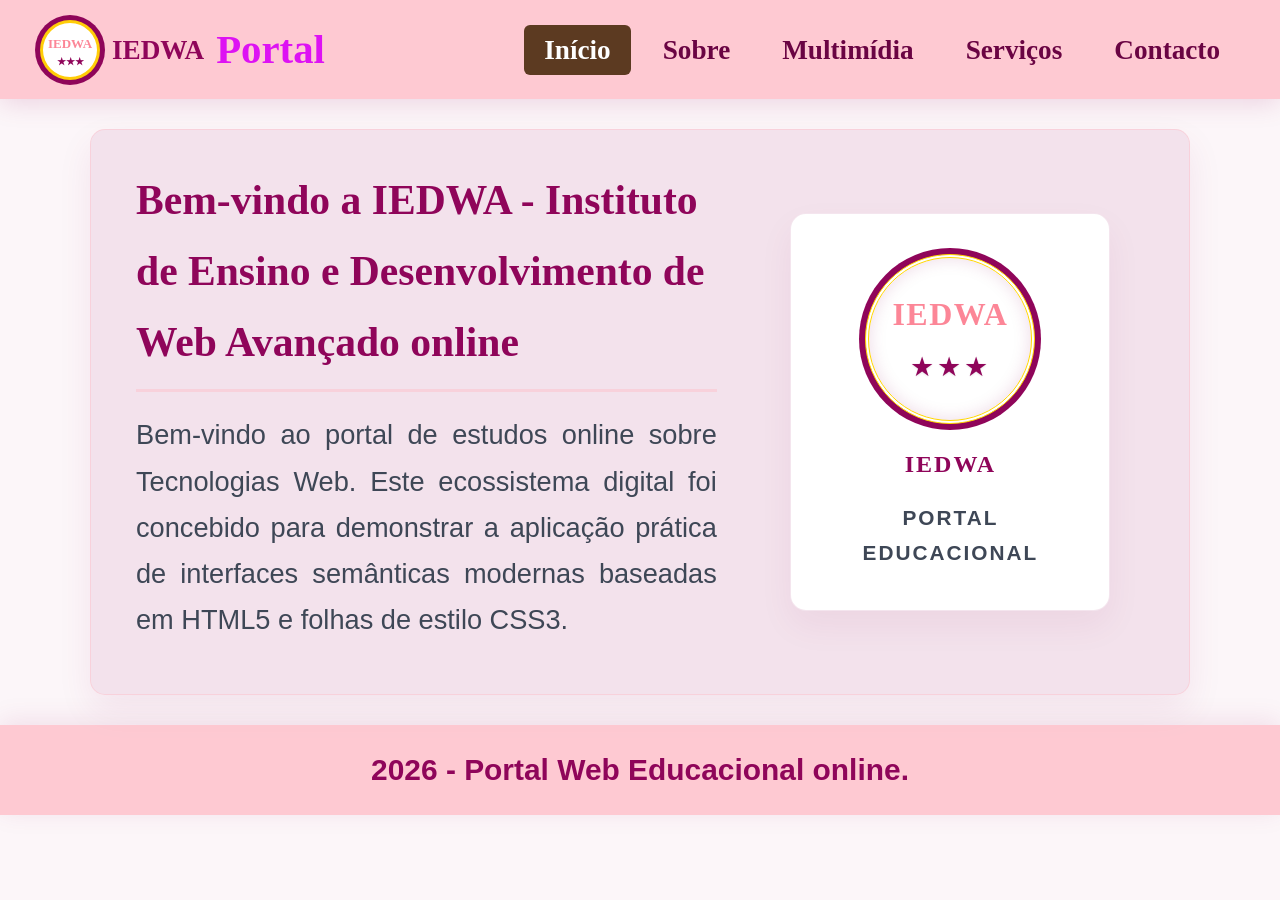
<file: index.html>
<!DOCTYPE html>
<html lang="pt-PT">
<head>
    <meta charset="UTF-8">
    <meta name="viewport" content="width=device-width, initial-scale=1.0">
    <title>Início - IEDWA Portal</title>
    <link rel="stylesheet" href="estilo.css">
</head>
<body>
    <nav>
        <a href="inicio.html" class="logo">
            <span class="badge-codigo">IEDWA
                <div class="estrelas">★★★</div>
            </span>
            IEDWA<span class="logo-destaque">Portal</span>
        </a>
        <ul>
            <li><a href="inicio.html" class="active">Início</a></li>
            <li><a href="SobreNos.html">Sobre</a></li>
            <li><a href="multimidia.html">Multimídia</a></li>
            <li><a href="servicos.html">Serviços</a></li>
            <li><a href="contacto.html">Contacto</a></li>
        </ul>
    </nav>

    <main class="container">
        <div class="grade-inicio">
            <div class="texto-inicio">
                <h1>Bem-vindo a IEDWA - Instituto de Ensino e Desenvolvimento de Web Avançado online</h1>
                <p>Bem-vindo ao portal de estudos online sobre Tecnologias Web. Este ecossistema digital foi concebido para demonstrar a aplicação prática de interfaces semânticas modernas baseadas em HTML5 e folhas de estilo CSS3.</p>
            </div>
            <div class="imagem-inicio-contentor">
                <div class="logotipo-institucional">
                    <div class="circulo-emblema">
                        <div class="simbolo-codigo">IEDWA</div>
                        <div class="estrelas-emblema">★★★</div>
                    </div>
                    <h2 style="font-size: 1.50em;">IEDWA</h2>
                    <span style="font-size: 1.30em;">Portal Educacional</span>
                </div>
            </div>
        </div>
    </main>
 <div class="rodape">
    <footer>
        <p>2026 - Portal Web Educacional online.</p>
    </footer>
    </div>
</body>
</html>
</file>
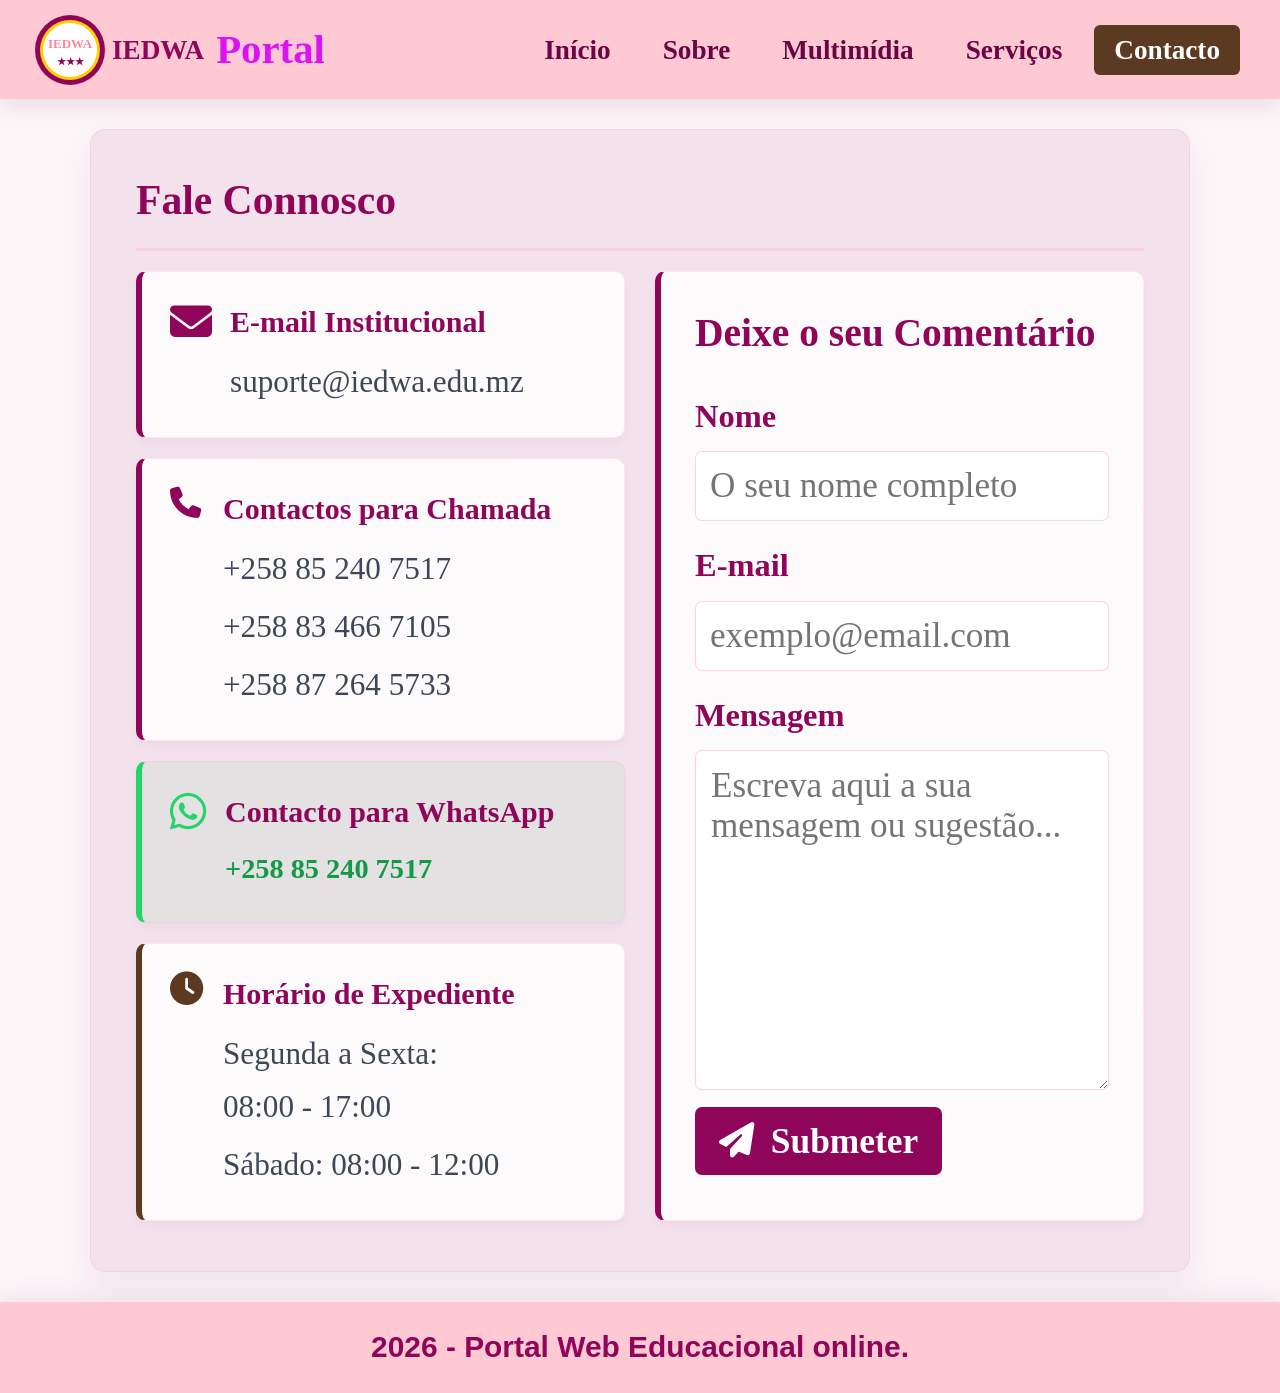
<file: contacto.html>
<!DOCTYPE html>
<html lang="pt-PT">
<head>
    <meta charset="UTF-8">
    <meta name="viewport" content="width=device-width, initial-scale=1.0">

    <title>Contacto - IEDWA</title>

    <link rel="stylesheet" href="estilo.css">

    <!-- Biblioteca de ícones Font Awesome -->
    <link rel="stylesheet"
          href="https://cdnjs.cloudflare.com/ajax/libs/font-awesome/6.5.1/css/all.min.css">
</head>

<body>

<nav>
    <a href="inicio.html" class="logo">
        <span class="badge-codigo">
            IEDWA
            <div class="estrelas">★★★</div>
        </span>

        IEDWA<span class="logo-destaque">Portal</span>
    </a>

    <ul>
        <li><a href="inicio.html">Início</a></li>
        <li><a href="SobreNos.html">Sobre</a></li>
        <li><a href="multimidia.html">Multimídia</a></li>
        <li><a href="servicos.html">Serviços</a></li>
        <li><a href="contacto.html" class="active">Contacto</a></li>
    </ul>
</nav>

<main class="container">

    <h1>Fale Connosco</h1>

    <div class="grade-contacto">

        <!-- COLUNA ESQUERDA -->
        <div class="coluna-esquerda">

            <div class="item-contacto">
                <i class="fa-solid fa-envelope icone-contacto"></i>

                <div>
                    <strong>E-mail Institucional</strong>

                    <a href="mailto:suporte@iedwa.edu.mz">
                        suporte@iedwa.edu.mz
                    </a>
                </div>
            </div>

            <div class="item-contacto chamada">
                <i class="fa-solid fa-phone icone-contacto"></i>

                <div>
                    <strong>Contactos para Chamada</strong>

                    <a href="tel:+258852407517">
                        +258 85 240 7517
                    </a>

                    <a href="tel:+258834667105">
                       +258 83 466 7105
                    </a>

                    <a href="tel:+258872645733">
                       +258 87 264 5733
                    </a>
                </div>
            </div>

            <div class="item-contacto whatsapp">
                <i class="fa-brands fa-whatsapp icone-contacto"></i>

                <div>
                    <strong>Contacto para WhatsApp</strong>

                    <a href="https://wa.me/258852407517"
                       target="_blank"
                       rel="noopener noreferrer">
                        +258 85 240 7517
                    </a>
                </div>
            </div>

            <div class="item-contacto horario">
                <i class="fa-solid fa-clock icone-contacto"></i>

                <div>
                    <strong>Horário de Expediente</strong>

                    <span>Segunda a Sexta:<br> 08:00 - 17:00</br></span>
                    <span>Sábado: 08:00 - 12:00</span>
                </div>
            </div>

        </div>

        <!-- COLUNA DIREITA -->
        <div class="coluna-direita">

            <div class="seccao-comentarios">

                <h2>Deixe o seu Comentário</h2>

                <!-- LINK DO FORMSPREE ATUALIZADO E COMPLETO AQUI -->
                <form action="https://formspree.io/f/mwlpekln"
                      method="POST"
                      class="form-comentario">

                    <div class="campo-grupo">
                        <label for="nome">Nome</label>

                        <!-- 'name' ajustado para o Formspree reconhecer o nome do remetente -->
                        <input type="text"
                               id="nome"
                               name="name"
                               placeholder="O seu nome completo"
                               required>
                    </div>

                    <div class="campo-grupo">
                        <label for="email">E-mail</label>

                        <input type="email"
                               id="email"
                               name="email"
                               placeholder="exemplo@email.com"
                               required>
                    </div>

                    <div class="campo-grupo">
                        <label for="mensagem">Mensagem</label>

                        <!-- 'name' ajustado para o Formspree reconhecer o conteúdo da mensagem -->
                        <textarea id="mensagem"
                                  name="message"
                                  rows="5"
                                  placeholder="Escreva aqui a sua mensagem ou sugestão..."
                                  required></textarea>
                    </div>

                    <!-- Assunto que aparecerá no seu e-mail -->
                    <input type="hidden"
                           name="_subject"
                           value="Nova mensagem recebida no Portal IEDWA">

                    <button type="submit" class="btn-comentar">
                        <i class="fa-solid fa-paper-plane"></i>
                        Submeter
                    </button>

                </form>

            </div>

        </div>

    </div>

</main>

 <div class="rodape">
    <footer>
        <p>2026 - Portal Web Educacional online.</p>
    </footer>
    </div>

</body>
</html>
</file>
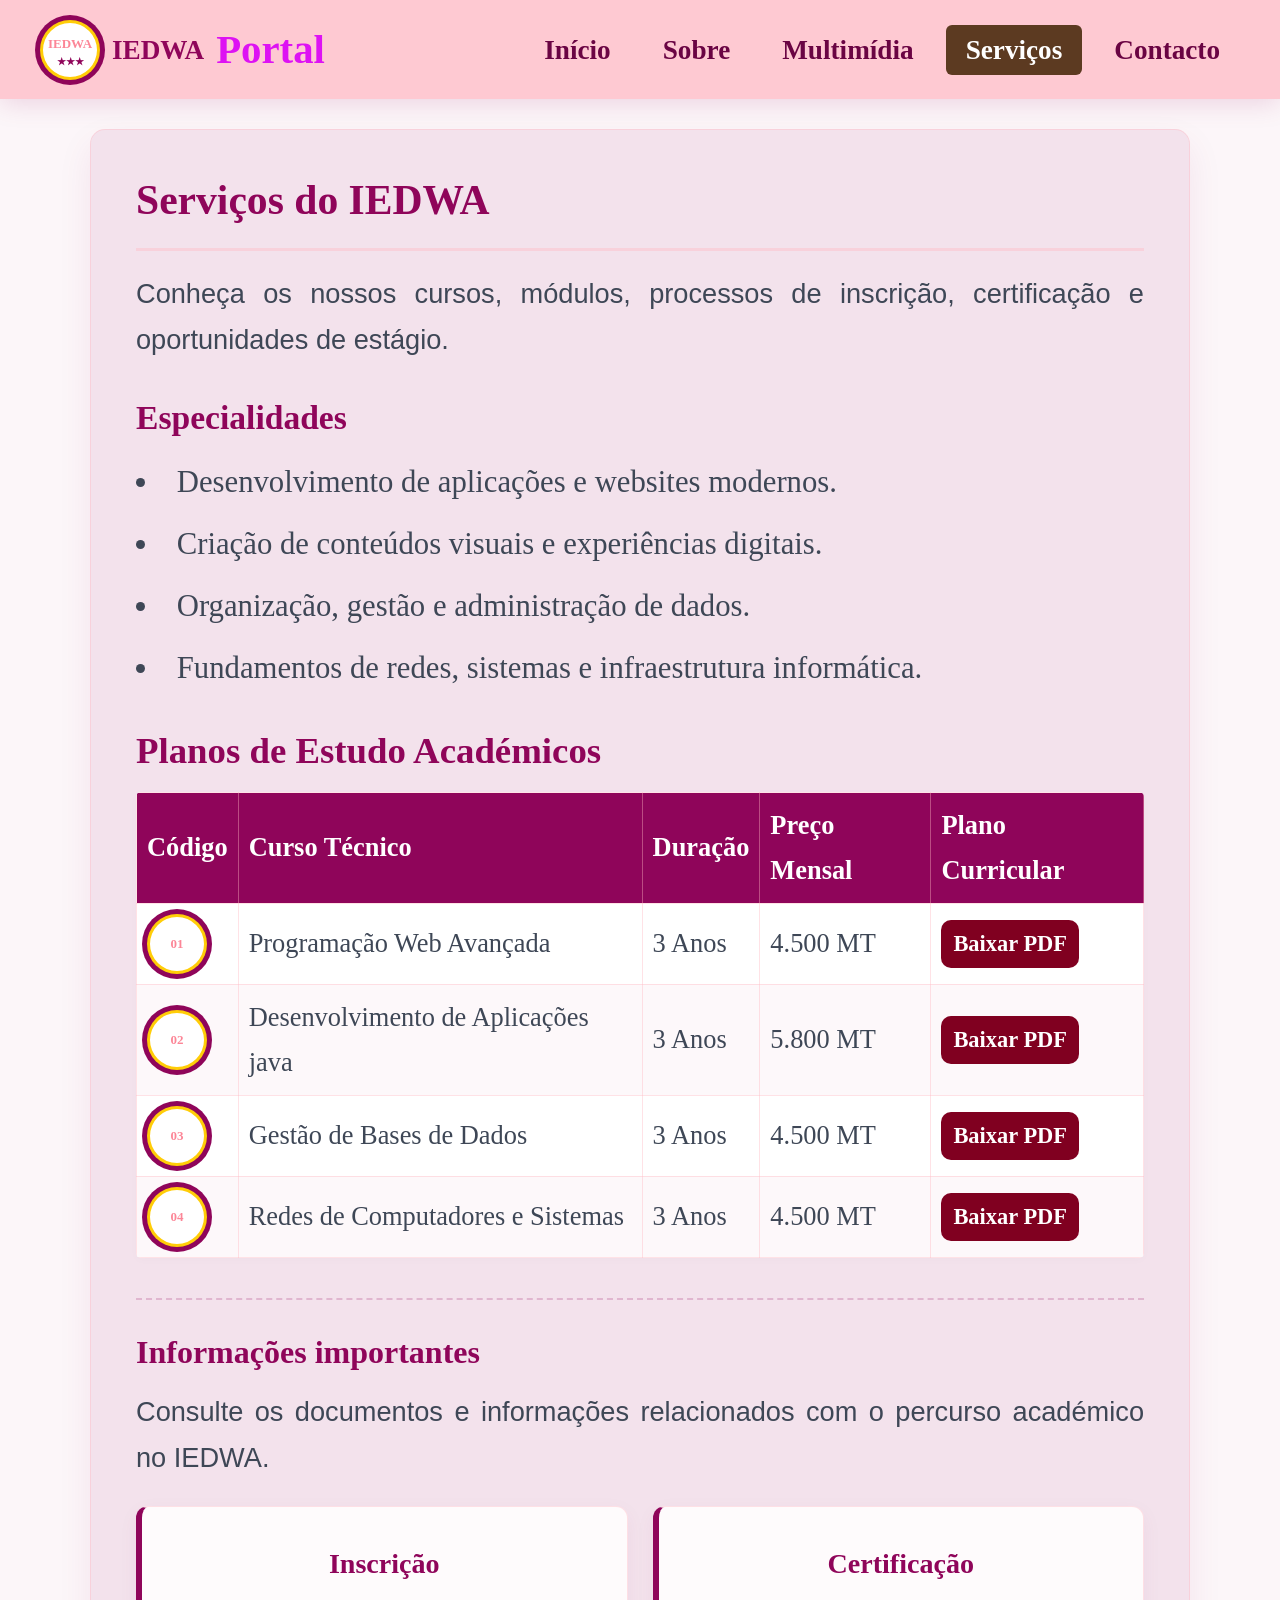
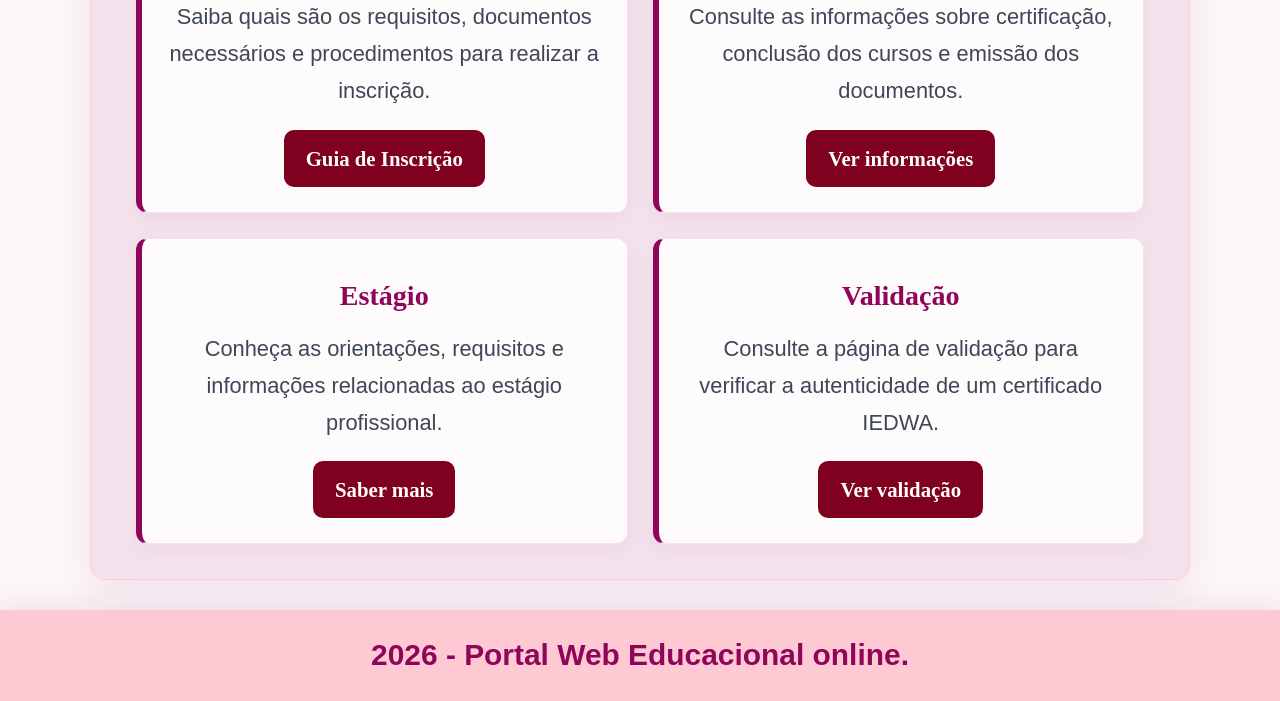
<file: servicos.html>
<!DOCTYPE html>
<html lang="pt-PT">
<head>
    <meta charset="UTF-8">
    <meta name="viewport" content="width=device-width, initial-scale=1.0">
    <title>Serviços | IEDWA Portal</title>
    <link rel="stylesheet" href="estilo.css">
</head>
<body>
    <!-- MENU DE NAVEGAÇÃO SUPERIOR -->
   <nav>
        <a href="inicio.html" class="logo">
            <span class="badge-codigo">IEDWA
                <div class="estrelas">★★★</div>
            </span>
            IEDWA<span class="logo-destaque">Portal</span>
        </a>
        <ul>
            <li><a href="inicio.html">Início</a></li>
            <li><a href="SobreNos.html">Sobre</a></li>
            <li><a href="multimidia.html">Multimídia</a></li>
            <li><a href="servicos.html" class="active">Serviços</a></li>
            <li><a href="contacto.html">Contacto</a></li>
        </ul>
    </nav>

    <!-- CONTEÚDO PRINCIPAL -->
    <main class="container pagina-servicos">
        <section class="pagina-titulo">
            <h1>Serviços do IEDWA</h1>
            <p>Conheça os nossos cursos, módulos, processos de inscrição, certificação e oportunidades de estágio.</p>
        </section>

        <!-- ESPECIALIDADES -->
        <section class="especialidades">
            <h2 style="font-size: 2.10em">Especialidades</h2>
            <div class="especialidades-grid">
                <div class="especialidade">
                    <li>Desenvolvimento de aplicações e websites modernos.</li>
                </div>
                <div class="especialidade">
                    <li>Criação de conteúdos visuais e experiências digitais.</li>
                </div>
                <div class="especialidade">
                    <li>Organização, gestão e administração de dados.</li>
                </div>
                <div class="especialidade">
                    <li>Fundamentos de redes, sistemas e infraestrutura informática.</li>
                </div>
            </div>
        </section>

        <!-- TABELA ÚNICA DE CURSOS DE 3 ANOS -->
        <section class="tabela-cursos">
            <h2 style="font-size: 2.30em">Planos de Estudo Académicos</h2>
            <div class="tabela-container">
                <table>
                    <thead>
                        <tr>
                            <th>Código</th>
                            <th>Curso Técnico</th>
                            <th>Duração</th>
                            <th>Preço Mensal</th>
                            <th>Plano Curricular</th>
                        </tr>
                    </thead>
                    <tbody>
                        <tr>
                            <td><span class="badge-codigo">01</span></td>
                            <td>Programação Web Avançada</td>
                            <td>3 Anos</td>
                            <td>4.500 MT</td>
                            <td><a href="01_Plano_Curricular_Programacao_Web_Avancada.pdf" class="btn-download" target="_blank" style="padding: 5px 12px; font-size: 0.85em; margin: 0;"> Baixar PDF</a></td>
                        </tr>
                        <tr>
                            <td><span class="badge-codigo">02</span></td>
                            <td>Desenvolvimento de Aplicações java</td>
                            <td>3 Anos</td>
                            <td>5.800 MT</td>
                            <td><a href="02_Plano_Curricular_Desenvolvimento_de_Aplicacoes_Java.pdf" class="btn-download" target="_blank" style="padding: 5px 12px; font-size: 0.85em; margin: 0;"> Baixar PDF</a></td>
                        </tr>
                        <tr>
                            <td><span class="badge-codigo">03</span></td>
                            <td>Gestão de Bases de Dados</td>
                            <td>3 Anos</td>
                            <td>4.500 MT</td>
                            <td><a href="03_Plano_Curricular_Gestao_de_Bases_de_Dados.pdf" class="btn-download" target="_blank" style="padding: 5px 12px; font-size: 0.85em; margin: 0;"> Baixar PDF</a></td>
                        </tr>
                        <tr>
                            <td><span class="badge-codigo">04</span></td>
                            <td>Redes de Computadores e Sistemas</td>
                            <td>3 Anos</td>
                            <td>4.500 MT</td>
                            <td><a href="04_Plano_Curricular_Redes_de_Computadores_e_Sistemas.pdf" class="btn-download" target="_blank" style="padding: 5px 12px; font-size: 0.85em; margin: 0;"> Baixar PDF</a></td>
                        </tr>
                    </tbody>
                </table>
            </div>
        </section>

        <!-- INSCRIÇÃO / CERTIFICAÇÃO / ESTÁGIO / VALIDAÇÃO -->
        <section class="seccao-certificacao">
            <div class="titulo-certificacao">
                <h2>Informações importantes</h2>
                <p>Consulte os documentos e informações relacionados com o percurso académico no IEDWA.</p>
            </div>
            <div class="certificacao-grid">
                <!-- INSCRIÇÃO -->
                <article class="cartao-info">
                    <div class="icone-cartao"></div>
                    <h3>Inscrição</h3>
                    <p>Saiba quais são os requisitos, documentos necessários e procedimentos para realizar a inscrição.</p>
                    <a href="01_Guia_de_Inscricao_IEDWA.pdf" class="botao-cartao" target="_blank">Guia de Inscrição</a>
                </article>

                <!-- CERTIFICAÇÃO -->
                <article class="cartao-info">
                    <div class="icone-cartao"></div>
                    <h3>Certificação</h3>
                    <p>Consulte as informações sobre certificação, conclusão dos cursos e emissão dos documentos.</p>
                    <a href="02_Guia_de_Certificacao_IEDWA.pdf" class="botao-cartao" target="_blank">Ver informações</a>
                </article>

                <!-- ESTÁGIO -->
                <article class="cartao-info">
                    <div class="icone-cartao"></div>
                    <h3>Estágio</h3>
                    <p>Conheça as orientações, requisitos e informações relacionadas ao estágio profissional.</p>
                    <a href="03_Guia_de_Estagio_IEDWA.pdf" class="botao-cartao" target="_blank">Saber mais</a>
                </article>

                <!-- VALIDAÇÃO -->
                <article class="cartao-info">
                    <div class="icone-cartao"></div>
                    <h3>Validação</h3>
                    <p>Consulte a página de validação para verificar a autenticidade de um certificado IEDWA.</p>
                    <a href="04_Guia_de_Validacao_IEDWA.pdf" class="botao-cartao" target="_blank">Ver validação</a>
                </article>
            </div>
        </section>

    </main>

    <!-- RODAPÉ -->
     <div class="rodape">
    <footer>
        <p>2026 - Portal Web Educacional online.</p>
    </footer>
    </div>
</body>
</html>
</file>
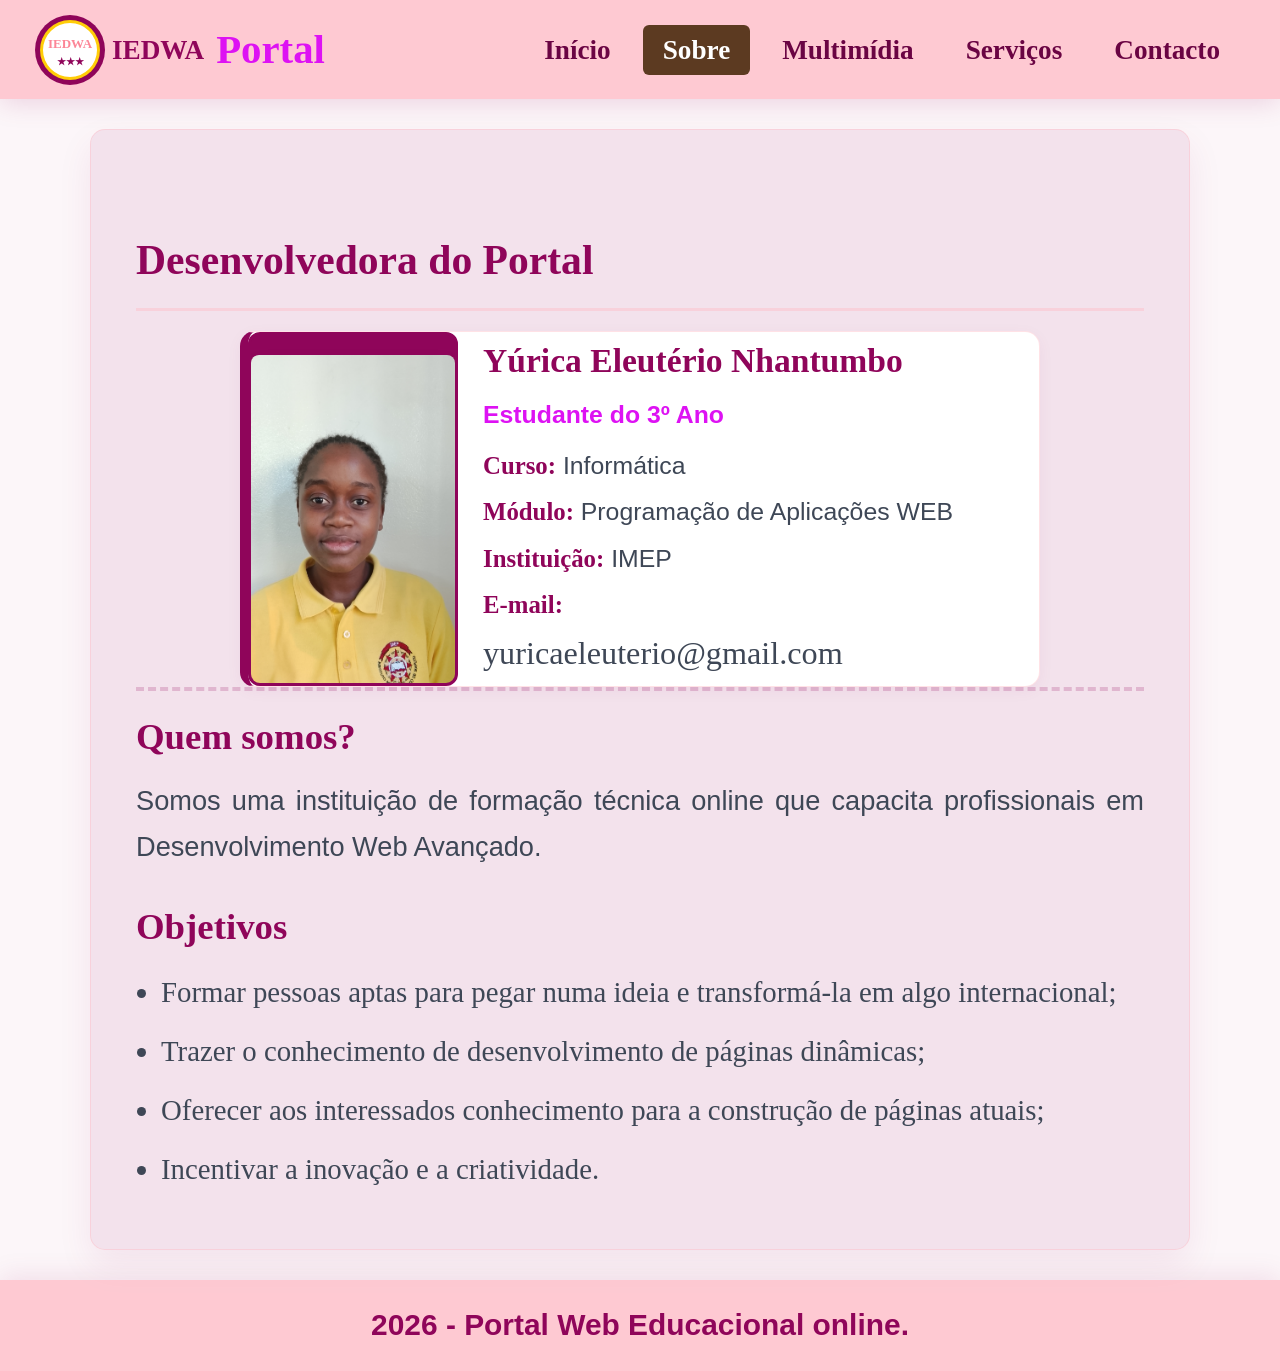
<file: SobreNos.html>
<!DOCTYPE html>
<html lang="pt-PT">
<head>
    <meta charset="UTF-8">
    <meta name="viewport" content="width=device-width, initial-scale=1.0">
    <title>Sobre - Proposta do Website</title>
    <link rel="stylesheet" href="https://cloudflare.com">
    <link rel="stylesheet" href="estilo.css">
</head>
<body>
   <nav>
        <a href="inicio.html" class="logo">
            <span class="badge-codigo">IEDWA
                <div class="estrelas">★★★</div>
            </span>
            IEDWA<span class="logo-destaque">Portal</span>
        </a>
        <ul>
            <li><a href="inicio.html">Início</a></li>
            <li><a href="SobreNos.html" class="active">Sobre</a></li>
            <li><a href="multimidia.html">Multimídia</a></li>
            <li><a href="servicos.html">Serviços</a></li>
            <li><a href="contacto.html">Contacto</a></li>
        </ul>
    </nav>

    <main class="container">
        <div class="seccao-estudante">
            <h1>Desenvolvedora do Portal</h1>
            <div class="cartao-perfil">
                <div class="foto-perfil-contentor">
                    <img src="photo1.jpg" alt="Foto" class="foto-perfil">
                </div>
                <div class="dados-estudante">
                    <h3>Yúrica Eleutério Nhantumbo</h3>
                    <p class="subtitulo-estudante"><i class="fa-solid fa-graduation-cap"></i> Estudante do 3º Ano</p>
                    <div class="detalhes-academicos">
                        <p><strong>Curso:</strong> Informática</p>
                        <p><strong>Módulo:</strong> Programação de Aplicações WEB</p>
                        <p><strong>Instituição:</strong> IMEP</p>
                        <p><strong>E-mail:</strong> <a href="mailto:yuricaeleuterio@gmail.com" class="link-acao">yuricaeleuterio@gmail.com</a></p>
                    </div>
                </div>
            </div>
        </div>

         <div class="conteudo-sobre">
            <h2 style="margin-top: 15px; font-size: 2.30em ;">Quem somos?</h2>
            <p>Somos uma instituição de formação técnica online que capacita profissionais em Desenvolvimento Web Avançado.</p>
            <h2 style=" font-size: 2.30em ;">Objetivos</h2>
            <ul>
                <li>Formar pessoas aptas para pegar numa ideia e transformá-la em algo internacional;</li>
                <li>Trazer o conhecimento de desenvolvimento de páginas dinâmicas;</li>
                <li>Oferecer aos interessados conhecimento para a construção de páginas atuais;</li>
                <li>Incentivar a inovação e a criatividade.</li>
            </ul>
        </div>

    </main>

     <div class="rodape">
    <footer>
        <p>2026 - Portal Web Educacional online.</p>
    </footer>
    </div>
</body>
</html>
</file>
<file: estilo.css>
/* ==========================================================================
   1. ESTILOS GLOBAIS E RESET
   ========================================================================== */

* {
    margin: 0;
    padding: 0;
    box-sizing: border-box;
    font-family: "Times New Roman", Times, serif;
}

body {
    background-color: #fcf6f9;
    line-height: 1.7;
    display: flex;
    flex-direction: column;
    min-height: 100vh;
    color: #3e4756;
}
.rodape {
    font-size: 1.70em;
}
/* ==========================================================================
   2. MENU DE NAVEGAÇÃO
   ========================================================================== */

nav {
    background: rgba(255, 182, 193, 0.689);
    padding: 15px 40px;
    position: sticky;
    top: 0;
    z-index: 1000;

    display: flex;
    justify-content: space-between;
    align-items: center;
    flex-wrap: wrap;

    width: 100%;
    box-shadow: 0 4px 25px rgba(143, 5, 90, 0.15);
}

nav ul {
    list-style: none;
    display: flex;
    gap: 12px;
    flex-wrap: wrap;
}

nav ul li {
    list-style: none;
}

nav ul li a {
    color: #6a0443;
    text-decoration: none;
    font-weight: 700;
    font-size: 1.70em;
    padding: 10px 20px;
    border-radius: 6px;
    transition: all 0.3s ease;
}

nav ul li a:hover,
nav ul li a.active {
    background-color: #5c3a21;
    color: #ffffff;
}

/* Logotipo do menu */

.logo {
    color: #8f055a;
    font-size: 1.70em;
    font-weight: bold;
    text-decoration: none;

    display: flex;
    align-items: center;
    gap: 12px;
}

.logo-destaque {
    color: #dd12f3;
    font-size: 1.50em;
}

.badge-codigo {
    width: 60px;
    height: 60px;
    border-radius: 50%;

    border: 3px solid #ffcc00f7;
    background-color: #ffffff;
    color: rgba(252, 134, 151, 0.995);

    font-family: "Times New Roman", Times, serif;
    font-size: 13px;
    font-weight: bold;

    display: flex;
    flex-direction: column;
    align-items: center;
    justify-content: center;

    box-shadow: 0 0 0 5px #8f055a;
}

.estrelas {
    font-size: 10px;
    color: #8f055a;
    line-height: 1;
    margin-top: 2px;
}

/* ==========================================================================
   3. CONTEÚDO PRINCIPAL E TEXTOS
   ========================================================================== */

.container {
    max-width: 1100px;
    width: 95%;
    margin: 30px auto;
    padding: 35px 45px;

    background: rgba(143, 5, 90, 0.08);
    border: 1px solid rgba(255, 182, 193, 0.4);
    border-radius: 15px;

    box-shadow: 0 15px 35px rgba(143, 5, 90, 0.08);
}

h1,
h2,
h3 {
    color: #8f055a;
    margin-bottom: 20px;
    font-weight: 700;
}

h1 {
    font-size: clamp(1.9em, 4vw, 2.6em);
    border-bottom: 3px solid rgba(255, 182, 193, 0.4);
    padding-bottom: 12px;
    margin-bottom: 20px;
}

h2 {
    font-size: 1.7em;
    margin-top: 25px;
    margin-bottom: 10px;
}

p {
    text-align: justify;
    color: #3e4756;
    font-size: 1.7em;
    margin-bottom: 15px;
    font-family: Arial, Helvetica, sans-serif;
}

main ul {
    font-size: 1.5em;
    margin-left: 25px;
    margin-bottom: 20px;
    color: #3e4756;
}

main li {
    margin-bottom: 10px;
    font-size: 1.2em;
}

/* ==========================================================================
   4. TABELAS DA PÁGINA DE SERVIÇOS
   ========================================================================== */

.especialidade {
    font-size: 1.6em;
}

table {
    width: 100%;
    border-collapse: collapse;
    margin: 5px 0;

    font-size: 1.5em;
    background-color: #ffffff;
    border-radius: 5px;
    overflow: hidden;

    box-shadow: 0 2px 10px rgba(0, 0, 0, 0.02);
}

th,
td {
    border: 1px solid rgba(255, 182, 193, 0.4);
    padding: 10px;
    text-align: left;
    font-size: 1.10em;
}

th {
    background-color: #8f055a;
    color: #ffffff;
    font-weight: 600;
}

tr:nth-child(even) {
    background-color: #fdf8fa;
}

/* ==========================================================================
   5. PÁGINA DE CONTACTO
   ========================================================================== */

.grade-contacto {
    display: flex;
    flex-direction: row;
    gap: 30px;

    width: 100%;
    margin-top: 20px;
    margin-bottom: 15px;

    align-items: stretch;
}

.coluna-esquerda,
.coluna-direita {
    flex: 1;
    display: flex;
    flex-direction: column;
    gap: 20px;
}

/* Cartões da coluna esquerda */

.item-contacto {
    display: flex;
    align-items: flex-start;
    gap: 18px;
font-size: 1.50em;
    min-height: 110px;
    padding: 24px 28px;

    background: rgba(255, 255, 255, 0.82);
    border: 1px solid rgba(255, 182, 193, 0.3);
    border-left: 6px solid #8f055a;
    border-radius: 10px;

    box-shadow: 0 4px 12px rgba(143, 5, 90, 0.05);
    transition: transform 0.25s ease, box-shadow 0.25s ease;
}

.item-contacto:hover {
    transform: translateY(-3px);
    box-shadow: 0 8px 18px rgba(143, 5, 90, 0.12);
}

.item-contacto div {
    display: flex;
    flex-direction: column;
}

.item-contacto strong {
    display: block;
    margin-bottom: 8px;

    color: #8f055a;
    font-size: 1.25em;
}

/* Ícones de contacto */

.icone-contacto {
    min-width: 35px;
    margin-top: 4px;

    color: #8f055a;
    font-size: 1.75em;
}

/* Textos e links dos contactos */

.item-contacto span,
.item-contacto a,
.link-acao {
    display: block;
    margin-bottom: 5px;
    color: #3e4756;
    font-size: 1.30em;
    text-decoration: none;
}

.item-contacto a:hover,
.link-acao:hover {
    color: #dd12f3;
    text-decoration: underline;
}

/* Cartão de telefones */

.chamada {
    border-left-color: #8f055a;
}

.chamada .icone-contacto {
    color: #8f055a;
    font-size: 1.30em;
}

/* Cartão de WhatsApp */

.whatsapp {
    border-left-color: #25d366;
    background: rgba(37, 211, 102, 0.07);
}

.whatsapp .icone-contacto {
    color: #25d366;
}

.whatsapp a {
    color: #159947;
    font-weight: bold;
    font-size: 1.18em;
}

.whatsapp a:hover {
    color: #0a7432;
}

/* Cartão de horário */

.horario {
    border-left-color: #5c3a21;
    font-size: 1.50em;
}

.horario .icone-contacto {
    color: #5c3a21;
    font-size: 1.40em;
}

/* Caixa do formulário */

.seccao-comentarios {
    height: 100%;
    padding: 28px 34px;
    background: rgba(255, 255, 255, 0.82);
    border: 1px solid rgba(255, 182, 193, 0.3);
    border-left: 6px solid #8f055a;
    border-radius: 10px;
    box-shadow: 0 4px 12px rgba(143, 5, 90, 0.05);
    font-size: 1.30em;
}

.seccao-comentarios h2 {
    margin-top: 0;
    margin-bottom: 22px;
    font-size: 1.90em;
}

.form-comentario {
    display: flex;
    flex-direction: column;
    gap: 17px;
}

.campo-grupo {
    display: flex;
    flex-direction: column;
    gap: 7px;
    font-size: 1.30em;
}

.campo-grupo label {
    font-size: 1.20em;
    font-weight: 600;
    color: #8f055a;
}

.campo-grupo input,
.campo-grupo textarea {
    width: 100%;
    padding: 14px;

    border: 1px solid rgba(255, 182, 193, 0.6);
    border-radius: 7px;

    background-color: #ffffff;
    color: #3e4756;

    font-family: "Times New Roman", Times, serif;
    font-size: 1.30em;

    transition: border-color 0.2s ease, box-shadow 0.2s ease;
}

.campo-grupo textarea {
    width: 100% !important;
    min-height: 200px !important;
    height: 340px !important;
    resize: vertical;
    font-size: 1.30em;
    padding: 15px;
    box-sizing: border-box;
}

.campo-grupo input:focus,
.campo-grupo textarea:focus {
    border-color: #dd12f3;
    outline: none;
    box-shadow: 0 0 0 3px rgba(221, 18, 243, 0.14);
    font-size: 1.20em;
}

/* Botão Submeter */

.btn-comentar {
    align-self: flex-start;

    border: none;
    border-radius: 7px;
    padding: 13px 24px;

    background-color: #8f055a;
    color: #ffffff;

    cursor: pointer;
    font-family: "Times New Roman", Times, serif;
    font-size: 1.70em;
    font-weight: bold;

    transition: background-color 0.2s ease, transform 0.2s ease;
}

.btn-comentar:hover {
    background-color: #dd12f3;
    transform: translateY(-2px);
}

.btn-comentar:active {
    transform: translateY(0);
}

.btn-comentar i {
    margin-right: 8px;
}

/* ==========================================================================
   6. PÁGINA DE MULTIMÍDIA
   ========================================================================== */

.media-card {
    padding: 25px;
    background: #ffffff;
    border: 1px solid rgba(255, 182, 193, 0.2);
    border-radius: 8px;
}
.image.grid {
    display: flex;
    gap: 20px;
    flex-wrap: wrap;
    justify-content: center;
}
.image.grid figure{
    max-width: 350px;
    background: white;
    padding: 15px;
    border-radius: 10px;
}
.image.grid img {
    width: 100%;
}
.image.grid figcaption {
    font-size: 22px !important;
    color: black !important;
    font-style: normal !important;
    text-align: center;
    margin-top: 10px;
    line-height: 1.3;
    font-weight: bold;
}

.media-card h2 {
font-size: 2.30em;

}
img,
video {
    display: block;
    max-width: 100%;
    height: auto;
    margin: 20px auto 0;

    border-radius: 8px;
    box-shadow: 0 5px 15px rgba(143, 5, 90, 0.05);
}

.video-grid {
display: flex;
gap: 20px;
margin-top: 20px;
justify-content: center;
flex-wrap: wrap;

}
.video-grid video {
width: 100%;
max-width: 700px;
flex: 1;
min-width: 280px;
margin: 0;

}

audio {
    width: 100%;
    margin-top: 20px;
}

/* ==========================================================================
   7. FOOTER E BOTÕES
   ========================================================================== */

footer {
    width: 100%;
    margin-top: auto;
    padding: 20px 40px;

    background: rgba(255, 182, 193, 0.689);
    color: #8f055a;

    text-align: center;
    font-size: 1.1em;
    font-weight: 700;

    box-shadow: 0 -4px 25px rgba(143, 5, 90, 0.1);
}

footer p {
    margin: 0;
    color: #8f055a;
    text-align: center;
    font-size: 1em;
}

.btn-download {
    display: inline-block;
    margin-bottom: 10px;
    padding: 12px 24px;

    background-color: #800020;
    color: #ffffff;

    border-radius: 10px;
    text-decoration: none;

    font-family: "Times New Roman", Times, serif;
    font-weight: bold;

    transition: 0.3s;
}

.btn-download:hover {
    background-color: #5c3a21;
    transform: translateY(-2px);
}

/* ==========================================================================
   8. PÁGINA SOBRE
   ========================================================================== */

.seccao-estudante {
    width: 100%;
    margin-top: 40px;
    padding-top: 20px;
}

.cartao-perfil {
    display: flex;
    align-items: stretch;
    gap: 25px;
    padding: 0px;
    background: #ffffff;
    border: 1px solid rgba(255, 182, 193, 0.4);
    border-left: 8px solid #8f055a;
    border-radius: 15px;
    box-shadow: 0 4px 15px rgba(143, 5, 90, 0.05);
    max-width: 800px;
    margin: 0 auto;
}

.foto-perfil-contentor {
    width: 210px;
    min-width: 210px;
    background: #8f055a;
    line-height: 0;
    overflow: hidden;
    display: flex;

    border: 3px solid #8f055a;
    border-radius: 12px;
}

.foto-perfil {
    width: 100%;
    height: 100%;
    object-fit: cover;
    object-position: center top;
}

.dados-estudante {
    display: flex;
    flex-direction: column;
    justify-content: space-between;
}

.dados-estudante h3 {
    margin: 0 0 5px;
    color: #8f055a;
    font-size: 2.1em;
}

.subtitulo-estudante {
    margin-bottom: 5px;
    color: #dd12f3;
    font-family: Arial, sans-serif;
    font-size: 1.55em;
    font-weight: bold;
}
.detalhes-academicos{
    margin-top: 0;
    padding-top: 0;
}
.detalhes-academicos p {
    margin: 4px 0;
    color: #3e4756;
    font-size: 1.55em;
}

.detalhes-academicos strong {
    color: #8f055a;
}

.conteudo-sobre {
    border-top: 4px dashed rgba(143, 5, 90, 0.2);
}

/* ==========================================================================
   9. PÁGINA INICIAL E EMBLEMA
   ========================================================================== */

.grade-inicio {
    display: flex;
    flex-direction: row;
    align-items: center;
    gap: 40px;
    width: 100%;
}

.texto-inicio {
    flex: 1.2;
}

.imagem-inicio-contentor {
    flex: 0.8;
    display: flex;
    justify-content: center;
}

.logotipo-institucional {
    width: 100%;
    max-width: 320px;
    padding: 40px 35px;

    background: #ffffff;
    border: 1px solid rgba(143, 5, 90, 0.1);
    border-radius: 16px;

    text-align: center;

    display: flex;
    flex-direction: column;
    align-items: center;
    gap: 15px;

    box-shadow: 0 15px 35px rgba(143, 5, 90, 0.06);
}

.circulo-emblema {
    width: 170px;
    height: 170px;
    margin-bottom: 5px;

    display: flex;
    flex-direction: column;
    align-items: center;
    justify-content: center;

    position: relative;
    border: 4px double #ffd700;
    border-radius: 50%;

    background: #ffffff;
    box-shadow: 0 0 0 6px #8f055a,
                inset 0 0 17px rgba(143, 5, 90, 0.15);
}

.simbolo-codigo {
    color: rgba(252, 134, 151, 0.995);

    font-family: "Times New Roman", Times, serif;
    font-size: 2rem;
    font-weight: 900;
    letter-spacing: 1.5px;
    text-transform: uppercase;
}

.estrelas-emblema {
    margin-top: 3px;

    color: #8f055a;
    font-size: 1.7rem;
    letter-spacing: 3px;

    text-shadow: 0 1px 2px rgba(0, 0, 0, 0.1);
}

.logotipo-institucional h2 {
    margin: 0;

    color: #8f055a;
    font-size: 2em;
    font-weight: 700;
    letter-spacing: 2px;
}

.logotipo-institucional span {
    color: #3e4756;

    font-family: Arial, sans-serif;
    font-size: 0.85em;
    font-weight: bold;
    letter-spacing: 2px;
    text-transform: uppercase;
}

/* ==========================================================================
   10. PÁGINA DE SERVIÇOS
   ========================================================================== */

.pagina-servicos .seccao-certificacao {
    width: 100%;
    margin-top: 40px;
    padding-top: 25px;

    border-top: 2px dashed rgba(143, 5, 90, 0.2);
}

.pagina-servicos .titulo-certificacao {
    margin-bottom: 25px;
}

.pagina-servicos .titulo-certificacao h2 {
    margin-top: 0;
    font-size: 2em;
}

.pagina-servicos .certificacao-grid {
    display: grid;
    grid-template-columns: repeat(2, minmax(0, 1fr));
    gap: 25px;

    width: 100%;
    font-size: 1.3em;
}

.pagina-servicos .cartao-info {
    display: flex;
    flex-direction: column;
    align-items: center;

    min-height: 250px;
    padding: 25px;

    background: rgba(255, 255, 255, 0.85);
    border: 1px solid rgba(255, 182, 193, 0.4);
    border-left: 6px solid #8f055a;
    border-radius: 12px;

    text-align: center;
    box-shadow: 0 6px 20px rgba(143, 5, 90, 0.05);

    transition: all 0.3s ease;
}

.pagina-servicos .cartao-info:hover {
    transform: translateY(-4px);
    box-shadow: 0 10px 25px rgba(143, 5, 90, 0.12);
}

.pagina-servicos .icone-cartao {
    margin-bottom: 8px;
    font-size: 2.3em;
}

.pagina-servicos .cartao-info h3 {
    margin-bottom: 10px;
    color: #8f055a;
    font-size: 1.35em;
}

.pagina-servicos .cartao-info p {
    flex: 1;
    margin-bottom: 20px;
    text-align: center;
    font-size: 1.05em;
}

.pagina-servicos .botao-cartao,
.pagina-servicos .botao-principal {
    display: inline-block;
    padding: 11px 22px;

    background-color: #800020;
    color: #ffffff;

    border-radius: 10px;
    text-decoration: none;

    font-family: "Times New Roman", Times, serif;
    font-weight: bold;

    transition: 0.3s;
}

.pagina-servicos .botao-cartao:hover,
.pagina-servicos .botao-principal:hover {
    background-color: #5c3a21;
    transform: translateY(-2px);
}

.pagina-servicos .guia-completo {
    margin-top: 35px;
    padding: 25px;

    background: rgba(255, 255, 255, 0.75);
    border: 1px solid rgba(255, 182, 193, 0.4);
    border-radius: 12px;

    text-align: center;
}

.pagina-servicos .guia-completo h2 {
    margin-top: 0;
}

.pagina-servicos .guia-completo p {
    text-align: center;
}

.pagina-servicos .botao-principal {
    padding: 12px 25px;
}

/* ==========================================================================
   11. RESPONSIVIDADE PARA TABLET E TELEMÓVEL
   ========================================================================== */

@media screen and (max-width: 768px) {

    nav {
        justify-content: center;
        gap: 15px;
        padding: 15px 20px;
    }

    nav ul {
        justify-content: center;
        gap: 7px;
    }

    nav ul li a {
        display: inline-block;
        padding: 8px 10px;
        font-size: 1.05em;
    }

    .logo {
        font-size: 1.2em;
    }

    .badge-codigo {
        width: 48px;
        height: 48px;
        font-size: 10px;
    }

    .container {
        width: 94%;
        margin: 20px auto;
        padding: 25px 20px;
    }

    h1 {
        font-size: 2em;
    }

    h2 {
        font-size: 1.45em;
    }

    p {
        font-size: 1.15em;
    }

    main ul {
        font-size: 1.1em;
    }

    table {
        margin: 5px 0;
        font-size: 0.9em;
    }

    th,
    td {
        padding: 6px;
    }

    .grade-contacto {
        flex-direction: column;
        gap: 22px;
    }

    .coluna-esquerda,
    .coluna-direita {
        width: 100%;
    }

    .item-contacto {
        min-height: auto;
        padding: 20px;
    }

    .item-contacto strong {
        font-size: 1.15em;
    }

    .item-contacto span,
    .item-contacto a {
        font-size: 1em;
    }

    .icone-contacto {
        min-width: 28px;
        font-size: 1.45em;
    }

    .seccao-comentarios {
        padding: 22px 20px;
    }

    .seccao-comentarios h2 {
        font-size: 1.65em;
    }

    .campo-grupo input,
    .campo-grupo textarea {
        font-size: 1em;
        padding: 12px;
    }

    .btn-comentar {
        width: 100%;
        align-self: stretch;
    }

    .cartao-perfil {
        flex-direction: column;
        align-items: center;
        gap: 20px;
    }

    .foto-perfil-contentor {
        width: 180px;
        height: 220px;
    }

    .dados-estudante {
        width: 100%;
    }

    .dados-estudante h3 {
        font-size: 1.7em;
        text-align: center;
    }

    .subtitulo-estudante {
        font-size: 1.2em;
        text-align: center;
    }

    .detalhes-academicos p {
        font-size: 1.1em;
    }

    .grade-inicio {
        flex-direction: column;
        gap: 25px;
    }

    .texto-inicio,
    .imagem-inicio-contentor {
        width: 100%;
    }

    .pagina-servicos .certificacao-grid {
        grid-template-columns: 1fr;
        gap: 20px;
    }

    .pagina-servicos .cartao-info {
        min-height: 220px;
    }

    .especialidade {
        font-size: 1.2em;
    }

    footer {
        padding: 16px 20px;
    }
}
</file>
